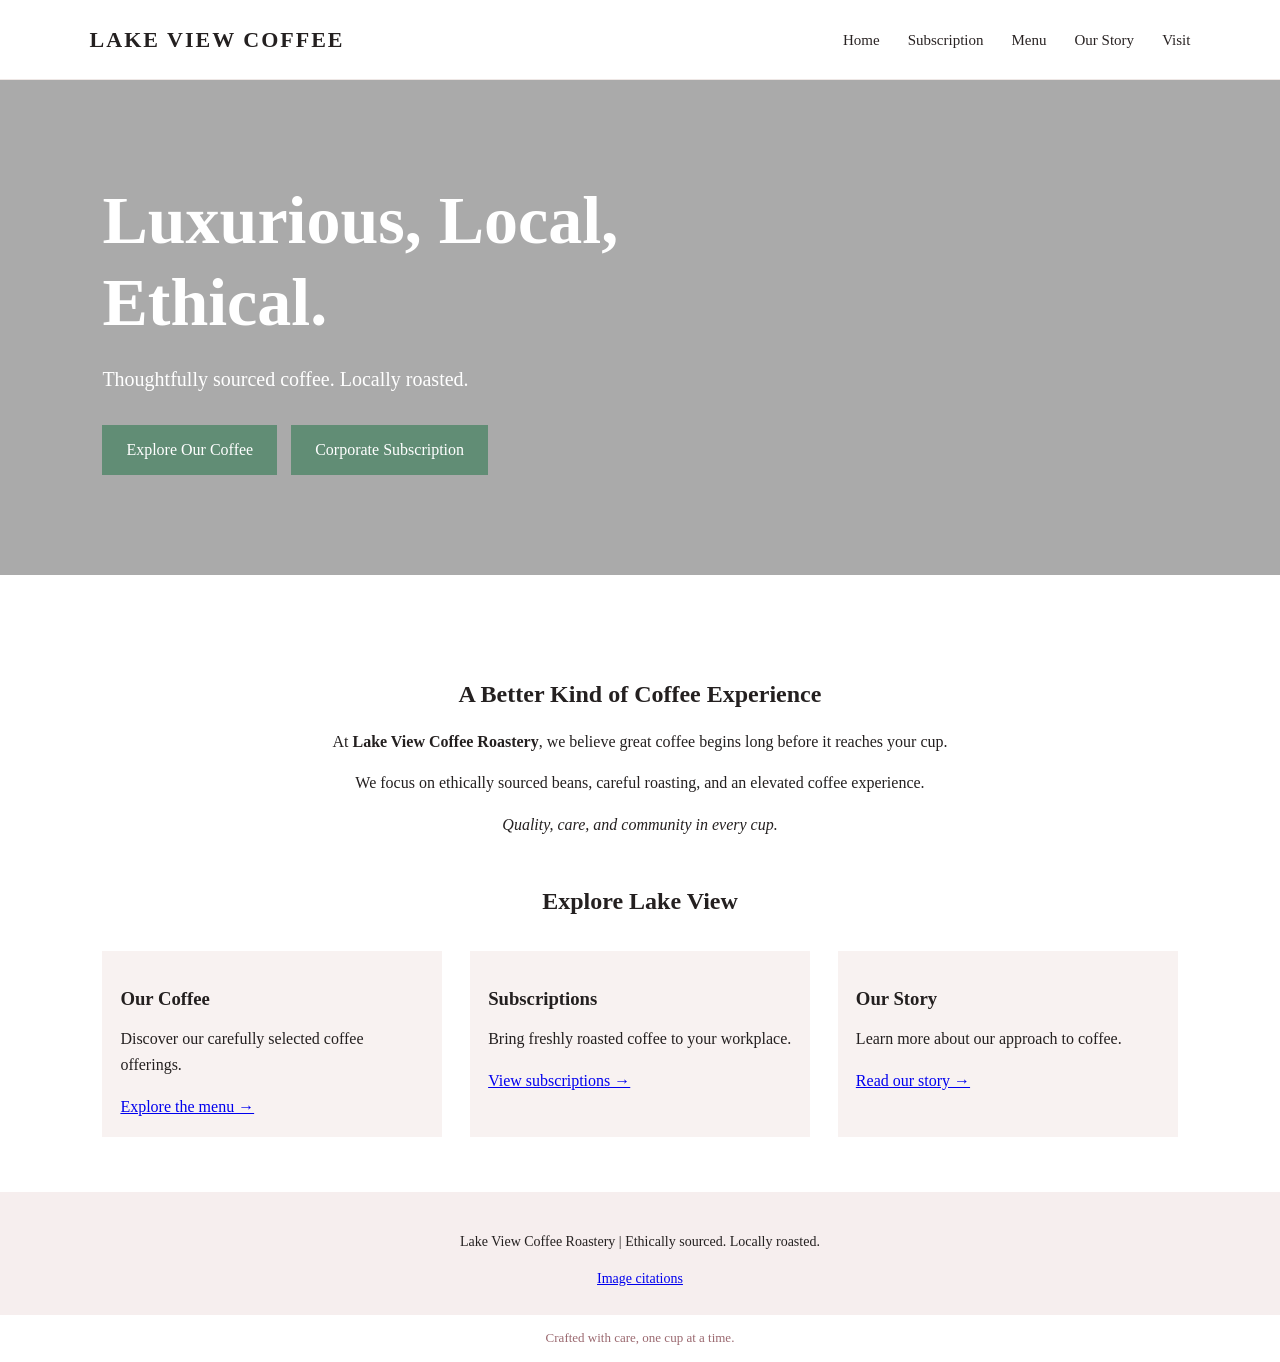
<file: index.html>
<!DOCTYPE html>
<html lang="en">
<head>
    <meta charset="UTF-8">
    <meta name="viewport" content="width=device-width, initial-scale=1.0">
    <title>Lake View Coffee Roastery | Home</title>
    <link rel="stylesheet" href="style.css">

    <!-- Internal CSS: styles specific to the home page -->
    <style>
        .welcome {
            text-align: center;
            max-width: 750px;
            margin: 50px auto;
        }
    </style>
</head>
<body>

    <!-- Navigation links connect all five website pages -->
    <header>
        <div class="logo">LAKE VIEW COFFEE</div>
        <nav>
            <a href="index.html">Home</a>
            <a href="subscription.html">Subscription</a>
            <a href="menu.html">Menu</a>
            <a href="story.html">Our Story</a>
            <a href="visit.html">Visit</a>
        </nav>
    </header>

    <section class="hero">
        <h1>Luxurious, Local, Ethical.</h1>
        <p>Thoughtfully sourced coffee. Locally roasted.</p>
        <div>
            <a class="button" href="menu.html">Explore Our Coffee</a>
            <a class="button" href="subscription.html">Corporate Subscription</a>
        </div>
    </section>

    <main>
        <section class="welcome">
            <h2>A Better Kind of Coffee Experience</h2>
            <p>At <strong>Lake View Coffee Roastery</strong>, we believe great coffee begins long before it reaches your cup.</p>
            <p>We focus on ethically sourced beans, careful roasting, and an elevated coffee experience.</p>
            <!--paragraph format 4-->
            <p><em>Quality, care, and community in every cup.</em></p>
        </section>

        <section>
            <h2 class="section-title">Explore Lake View</h2>
            <div class="products">
                <div class="product">
                    <h3>Our Coffee</h3>
                    <p>Discover our carefully selected coffee offerings.</p>
                    <a href="menu.html">Explore the menu →</a>
                </div>
                <div class="product">
                    <h3>Subscriptions</h3>
                    <p>Bring freshly roasted coffee to your workplace.</p>
                    <a href="subscription.html">View subscriptions →</a>
                </div>
                <div class="product">
                    <h3>Our Story</h3>
                    <p>Learn more about our approach to coffee.</p>
                    <a href="story.html">Read our story →</a>
                </div>
            </div>
        </section>
    </main>

    <footer>
        <p>Lake View Coffee Roastery | Ethically sourced. Locally roasted.</p>
        <a href="citations.html">Image citations</a>
    </footer>

    <!-- Inline CSS example: this paragraph has its own style -->
    <p style="text-align:center; color:#9b6970; font-size:13px;">
        Crafted with care, one cup at a time.
    </p>

</body>
</html>
</file>
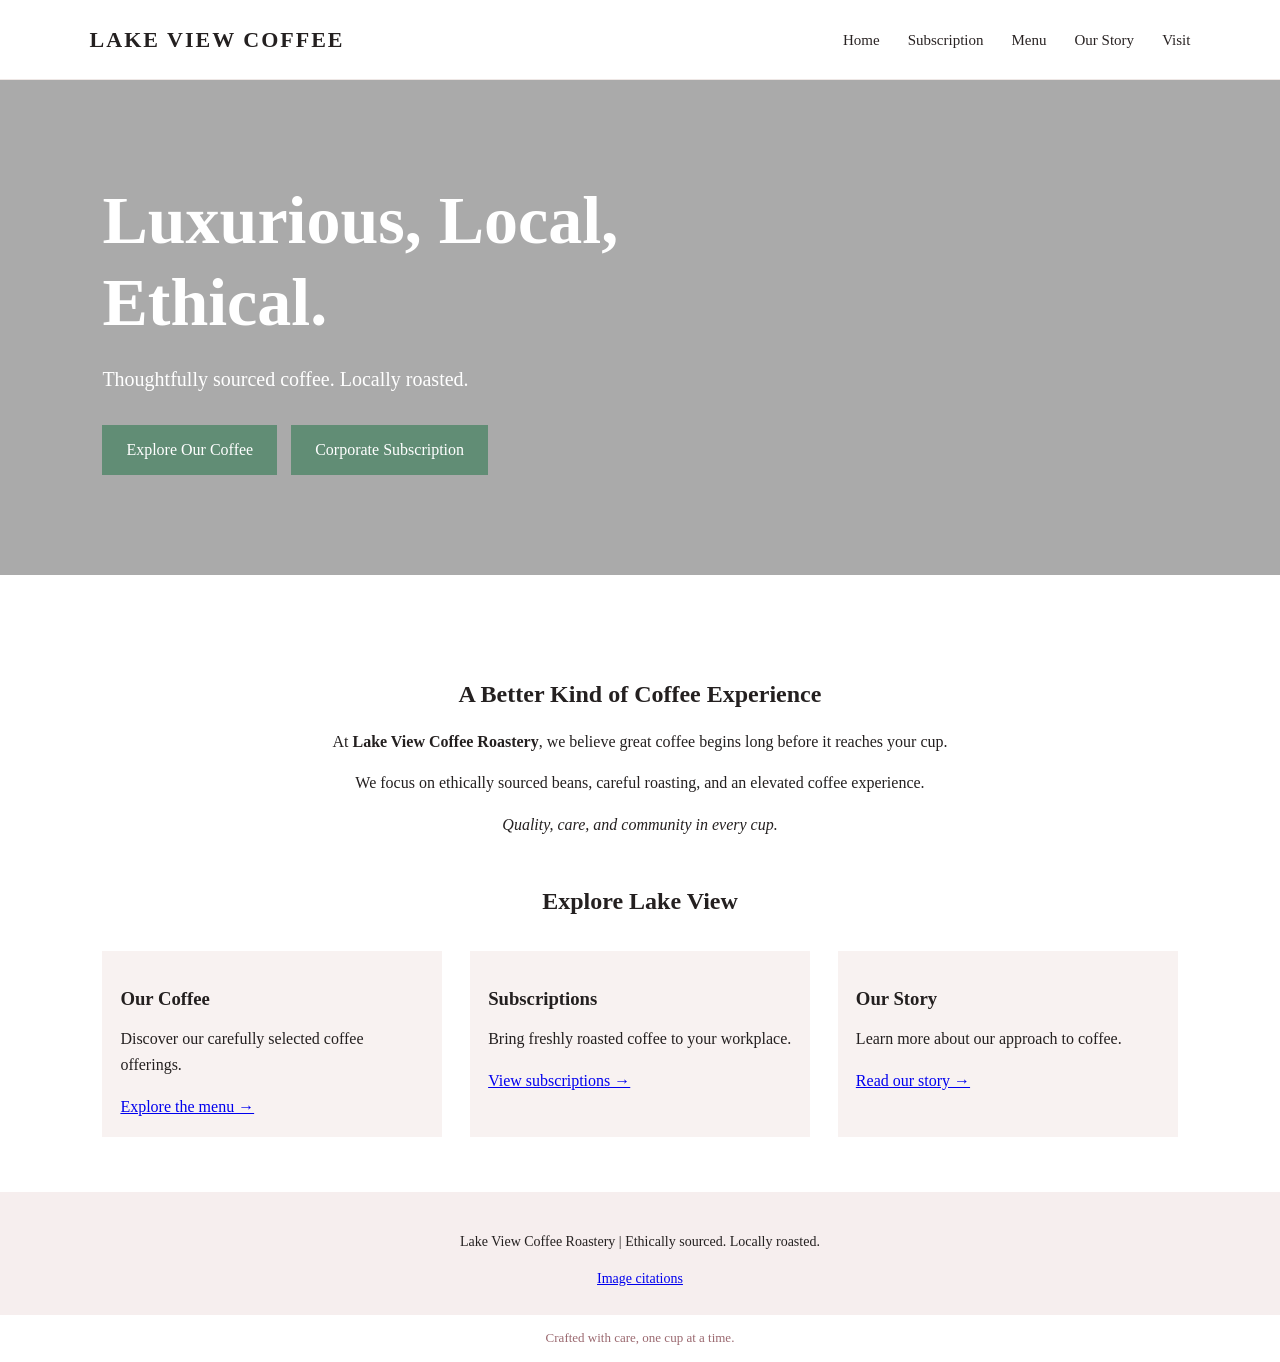
<file: Lake-View-Coffee-Roastery/index.html>
<!DOCTYPE html>
<html lang="en">
<head>
    <meta charset="UTF-8">
    <meta name="viewport" content="width=device-width, initial-scale=1.0">
    <title>Lake View Coffee Roastery | Home</title>
    <link rel="stylesheet" href="style.css">

    <!-- Internal CSS: styles specific to the home page -->
    <style>
        .welcome {
            text-align: center;
            max-width: 750px;
            margin: 50px auto;
        }
    </style>
</head>
<body>

    <!-- Navigation links connect all five website pages -->
    <header>
        <div class="logo">LAKE VIEW COFFEE</div>
        <nav>
            <a href="index.html">Home</a>
            <a href="subscription.html">Subscription</a>
            <a href="menu.html">Menu</a>
            <a href="story.html">Our Story</a>
            <a href="visit.html">Visit</a>
        </nav>
    </header>

    <section class="hero">
        <h1>Luxurious, Local, Ethical.</h1>
        <p>Thoughtfully sourced coffee. Locally roasted.</p>
        <div>
            <a class="button" href="menu.html">Explore Our Coffee</a>
            <a class="button" href="subscription.html">Corporate Subscription</a>
        </div>
    </section>

    <main>
        <section class="welcome">
            <h2>A Better Kind of Coffee Experience</h2>
            <p>At <strong>Lake View Coffee Roastery</strong>, we believe great coffee begins long before it reaches your cup.</p>
            <p>We focus on ethically sourced beans, careful roasting, and an elevated coffee experience.</p>
            <p><em>Quality, care, and community in every cup.</em></p>
        </section>

        <section>
            <h2 class="section-title">Explore Lake View</h2>
            <div class="products">
                <div class="product">
                    <h3>Our Coffee</h3>
                    <p>Discover our carefully selected coffee offerings.</p>
                    <a href="menu.html">Explore the menu →</a>
                </div>
                <div class="product">
                    <h3>Subscriptions</h3>
                    <p>Bring freshly roasted coffee to your workplace.</p>
                    <a href="subscription.html">View subscriptions →</a>
                </div>
                <div class="product">
                    <h3>Our Story</h3>
                    <p>Learn more about our approach to coffee.</p>
                    <a href="story.html">Read our story →</a>
                </div>
            </div>
        </section>
    </main>

    <footer>
        <p>Lake View Coffee Roastery | Ethically sourced. Locally roasted.</p>
        <a href="citations.html">Image citations</a>
    </footer>

    <!-- Inline CSS example: this paragraph has its own style -->
    <p style="text-align:center; color:#9b6970; font-size:13px;">
        Crafted with care, one cup at a time.
    </p>

</body>
</html>
</file>
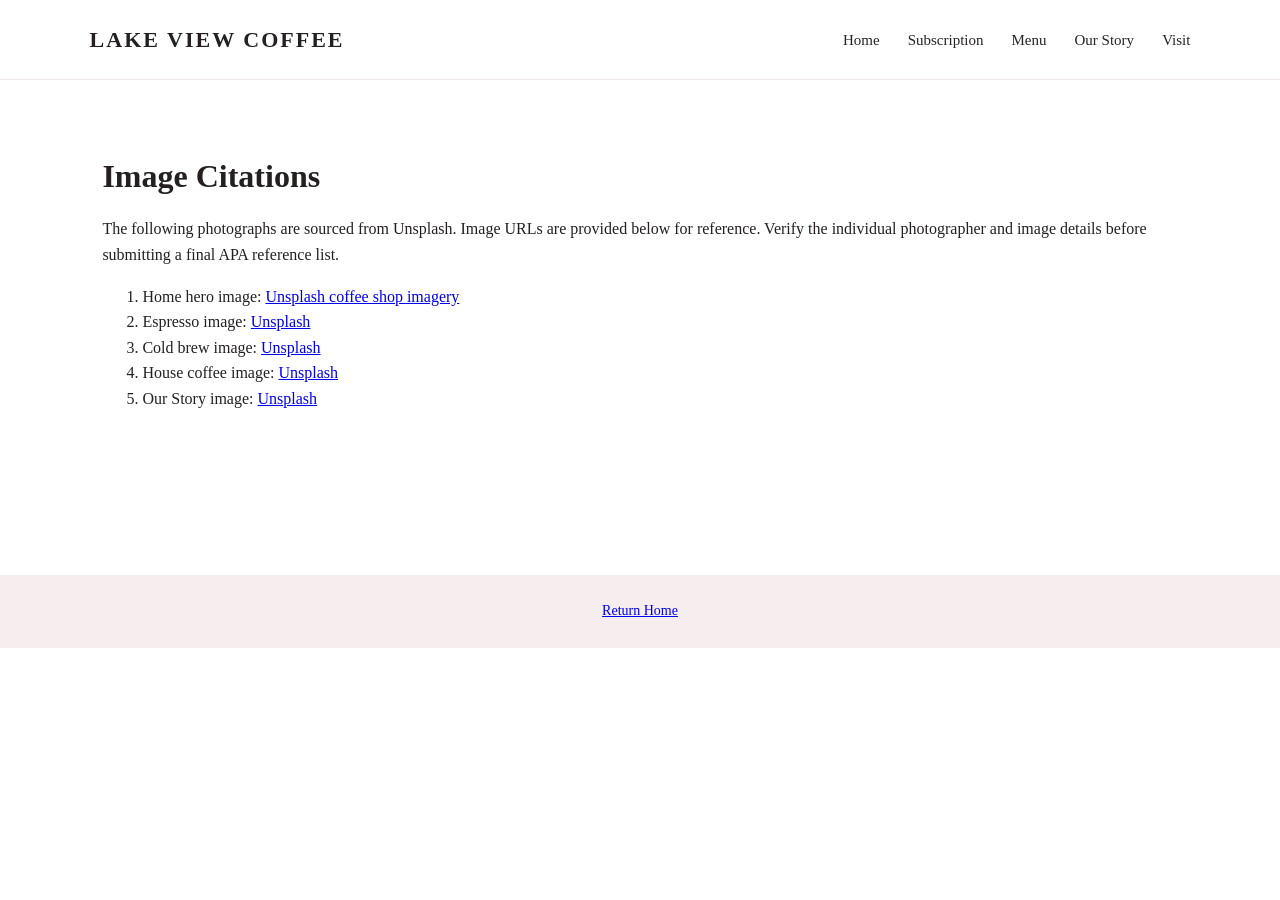
<file: citations.html>
<!DOCTYPE html>
<html lang="en">
<head>
    <meta charset="UTF-8">
    <meta name="viewport" content="width=device-width, initial-scale=1.0">
    <title>Image Citations | Lake View Coffee</title>
    <link rel="stylesheet" href="style.css">
</head>
<body>
    <header>
        <div class="logo">LAKE VIEW COFFEE</div>
        <nav>
            <a href="index.html">Home</a>
            <a href="subscription.html">Subscription</a>
            <a href="menu.html">Menu</a>
            <a href="story.html">Our Story</a>
            <a href="visit.html">Visit</a>
        </nav>
    </header>

    <main>
        <h1>Image Citations</h1>
        <p>The following photographs are sourced from Unsplash. Image URLs are provided below for reference. Verify the individual photographer and image details before submitting a final APA reference list.</p>

        <ol>
            <li>Home hero image: <a href="https://unsplash.com/photos/coffee-shop-interior" target="_blank" rel="noopener noreferrer">Unsplash coffee shop imagery</a></li>
            <li>Espresso image: <a href="https://unsplash.com/" target="_blank" rel="noopener noreferrer">Unsplash</a></li>
            <li>Cold brew image: <a href="https://unsplash.com/" target="_blank" rel="noopener noreferrer">Unsplash</a></li>
            <li>House coffee image: <a href="https://unsplash.com/" target="_blank" rel="noopener noreferrer">Unsplash</a></li>
            <li>Our Story image: <a href="https://unsplash.com/" target="_blank" rel="noopener noreferrer">Unsplash</a></li>
        </ol>
    </main>

    <footer>
        <a href="index.html">Return Home</a>
    </footer>
</body>
</html>
</file>
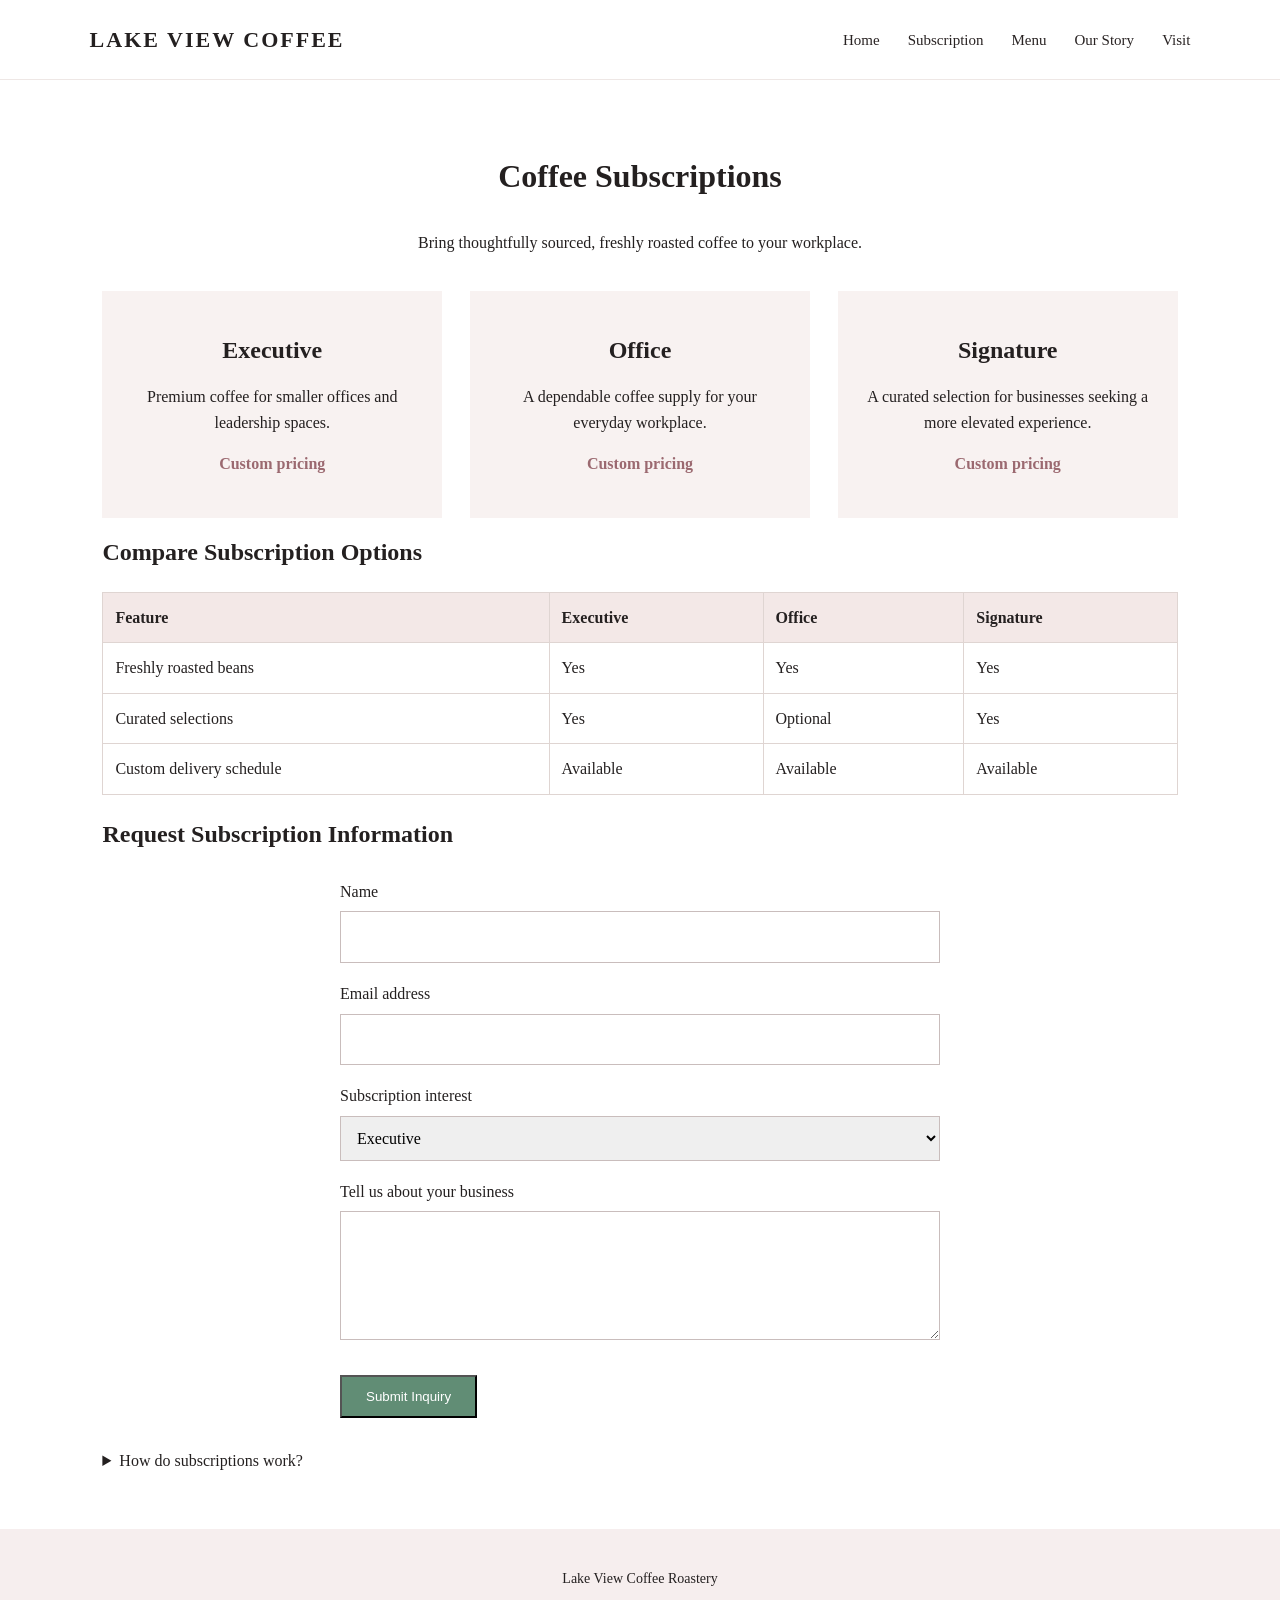
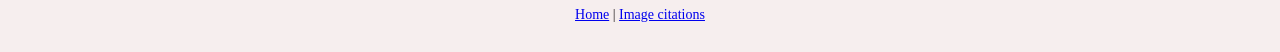
<file: subscription.html>
<!DOCTYPE html>
<html lang="en">
<head>
    <meta charset="UTF-8">
    <meta name="viewport" content="width=device-width, initial-scale=1.0">
    <title>Subscriptions | Lake View Coffee</title>
    <link rel="stylesheet" href="style.css">
</head>
<body>
    <header>
        <div class="logo">LAKE VIEW COFFEE</div>
        <nav>
            <a href="index.html">Home</a>
            <a href="subscription.html">Subscription</a>
            <a href="menu.html">Menu</a>
            <a href="story.html">Our Story</a>
            <a href="visit.html">Visit</a>
        </nav>
    </header>

    <main>
        <h1 class="section-title">Coffee Subscriptions</h1>
        <p class="section-title">Bring thoughtfully sourced, freshly roasted coffee to your workplace.</p>

        <div class="products">
            <div class="plan">
                <h2>Executive</h2>
                <p>Premium coffee for smaller offices and leadership spaces.</p>
                <p class="price">Custom pricing</p>
            </div>
            <div class="plan">
                <h2>Office</h2>
                <p>A dependable coffee supply for your everyday workplace.</p>
                <p class="price">Custom pricing</p>
            </div>
            <div class="plan">
                <h2>Signature</h2>
                <p>A curated selection for businesses seeking a more elevated experience.</p>
                <p class="price">Custom pricing</p>
            </div>
        </div>

        <!-- Advanced HTML element: comparison table -->
        <h2>Compare Subscription Options</h2>
        <table>
            <tr>
                <th>Feature</th>
                <th>Executive</th>
                <th>Office</th>
                <th>Signature</th>
            </tr>
            <tr>
                <td>Freshly roasted beans</td>
                <td>Yes</td>
                <td>Yes</td>
                <td>Yes</td>
            </tr>
            <tr>
                <td>Curated selections</td>
                <td>Yes</td>
                <td>Optional</td>
                <td>Yes</td>
            </tr>
            <tr>
                <td>Custom delivery schedule</td>
                <td>Available</td>
                <td>Available</td>
                <td>Available</td>
            </tr>
        </table>

        <!-- Advanced HTML element: subscription inquiry form -->
        <h2>Request Subscription Information</h2>
        <form action="mailto:hello@example.com" method="post" enctype="text/plain">
            <label for="name">Name</label>
            <input type="text" id="name" name="name" required>

            <label for="email">Email address</label>
            <input type="email" id="email" name="email" required>

            <label for="plan">Subscription interest</label>
            <select id="plan" name="plan">
                <option>Executive</option>
                <option>Office</option>
                <option>Signature</option>
                <option>Not sure yet</option>
            </select>

            <label for="message">Tell us about your business</label>
            <textarea id="message" name="message" rows="4"></textarea>

            <button class="button" type="submit">Submit Inquiry</button>
        </form>

        <!-- Advanced HTML element: expandable details -->
        <details>
            <summary>How do subscriptions work?</summary>
            <p>Subscription details, delivery frequency, and coffee selections can be discussed when requesting a quote.</p>
        </details>
    </main>

    <footer>
        <p>Lake View Coffee Roastery</p>
        <a href="index.html">Home</a> |
        <a href="citations.html">Image citations</a>
    </footer>
</body>
</html>
</file>
<file: style.css>
/* External stylesheet: shared styles across all pages */
* {
    box-sizing: border-box;
}

body {
    margin: 0;
    font-family: Georgia, "Times New Roman", serif;
    color: #242020;
    background-color: #ffffff;
    line-height: 1.6;
}

header {
    padding: 22px 7%;
    display: flex;
    justify-content: space-between;
    align-items: center;
    border-bottom: 1px solid #eee7e5;
}

.logo {
    font-size: 22px;
    letter-spacing: 2px;
    font-weight: bold;
}

nav a {
    color: #292323;
    text-decoration: none;
    margin-left: 24px;
    font-size: 15px;
}

nav a:hover {
    color: #618d75;
}

.hero {
    min-height: 480px;
    padding: 100px 8%;
    display: flex;
    flex-direction: column;
    justify-content: center;
    background: linear-gradient(#0005, #0005),
        url("https://images.unsplash.com/photo-1445116572660-236099ec97a0?w=1600")
        center/cover;
    color: white;
}

.hero h1 {
    font-size: clamp(40px, 6vw, 68px);
    margin: 0;
    max-width: 650px;
}

.hero p {
    font-size: 20px;
}

.button {
    display: inline-block;
    background: #618d75;
    color: white;
    padding: 12px 24px;
    text-decoration: none;
    margin: 10px 10px 0 0;
}

.button:hover {
    background: #395a4b;
}

main {
    padding: 55px 8%;
    min-height: 55vh;
}

h1, h2, h3 {
    line-height: 1.2;
}

.section-title {
    text-align: center;
    margin-bottom: 35px;
}

.products {
    display: grid;
    grid-template-columns: repeat(auto-fit, minmax(220px, 1fr));
    gap: 28px;
}

.product {
    background: #f8f2f1;
    padding: 18px;
}

.product img {
    width: 100%;
    height: 210px;
    object-fit: cover;
}

.product h3 {
    margin-bottom: 5px;
}

.price {
    color: #9b6970;
    font-weight: bold;
}

.plan {
    background: #f8f2f1;
    padding: 25px;
    text-align: center;
}

table {
    width: 100%;
    border-collapse: collapse;
    margin: 25px 0;
}

th, td {
    border: 1px solid #dfd5d2;
    padding: 12px;
    text-align: left;
}

th {
    background: #f3e8e7;
}

form {
    max-width: 600px;
    margin: 30px auto;
}

input, select, textarea {
    width: 100%;
    padding: 12px;
    margin: 7px 0 18px;
    border: 1px solid #c9bdbc;
    font: inherit;
}

footer {
    text-align: center;
    padding: 25px;
    background: #f6eeee;
    font-size: 14px;
}

@media (max-width: 650px) {
    header {
        flex-direction: column;
        gap: 12px;
    }

    nav a {
        margin: 0 7px;
    }

    .hero {
        min-height: 380px;
    }
}
</file>
<file: Lake-View-Coffee-Roastery/style.css>
/* External stylesheet: shared styles across all pages */
* {
    box-sizing: border-box;
}

body {
    margin: 0;
    font-family: Georgia, "Times New Roman", serif;
    color: #242020;
    background-color: #ffffff;
    line-height: 1.6;
}

header {
    padding: 22px 7%;
    display: flex;
    justify-content: space-between;
    align-items: center;
    border-bottom: 1px solid #eee7e5;
}

.logo {
    font-size: 22px;
    letter-spacing: 2px;
    font-weight: bold;
}

nav a {
    color: #292323;
    text-decoration: none;
    margin-left: 24px;
    font-size: 15px;
}

nav a:hover {
    color: #618d75;
}

.hero {
    min-height: 480px;
    padding: 100px 8%;
    display: flex;
    flex-direction: column;
    justify-content: center;
    background: linear-gradient(#0005, #0005),
        url("https://images.unsplash.com/photo-1445116572660-236099ec97a0?w=1600")
        center/cover;
    color: white;
}

.hero h1 {
    font-size: clamp(40px, 6vw, 68px);
    margin: 0;
    max-width: 650px;
}

.hero p {
    font-size: 20px;
}

.button {
    display: inline-block;
    background: #618d75;
    color: white;
    padding: 12px 24px;
    text-decoration: none;
    margin: 10px 10px 0 0;
}

.button:hover {
    background: #395a4b;
}

main {
    padding: 55px 8%;
    min-height: 55vh;
}

h1, h2, h3 {
    line-height: 1.2;
}

.section-title {
    text-align: center;
    margin-bottom: 35px;
}

.products {
    display: grid;
    grid-template-columns: repeat(auto-fit, minmax(220px, 1fr));
    gap: 28px;
}

.product {
    background: #f8f2f1;
    padding: 18px;
}

.product img {
    width: 100%;
    height: 210px;
    object-fit: cover;
}

.product h3 {
    margin-bottom: 5px;
}

.price {
    color: #9b6970;
    font-weight: bold;
}

.plan {
    background: #f8f2f1;
    padding: 25px;
    text-align: center;
}

table {
    width: 100%;
    border-collapse: collapse;
    margin: 25px 0;
}

th, td {
    border: 1px solid #dfd5d2;
    padding: 12px;
    text-align: left;
}

th {
    background: #f3e8e7;
}

form {
    max-width: 600px;
    margin: 30px auto;
}

input, select, textarea {
    width: 100%;
    padding: 12px;
    margin: 7px 0 18px;
    border: 1px solid #c9bdbc;
    font: inherit;
}

footer {
    text-align: center;
    padding: 25px;
    background: #f6eeee;
    font-size: 14px;
}

@media (max-width: 650px) {
    header {
        flex-direction: column;
        gap: 12px;
    }

    nav a {
        margin: 0 7px;
    }

    .hero {
        min-height: 380px;
    }
}
</file>
